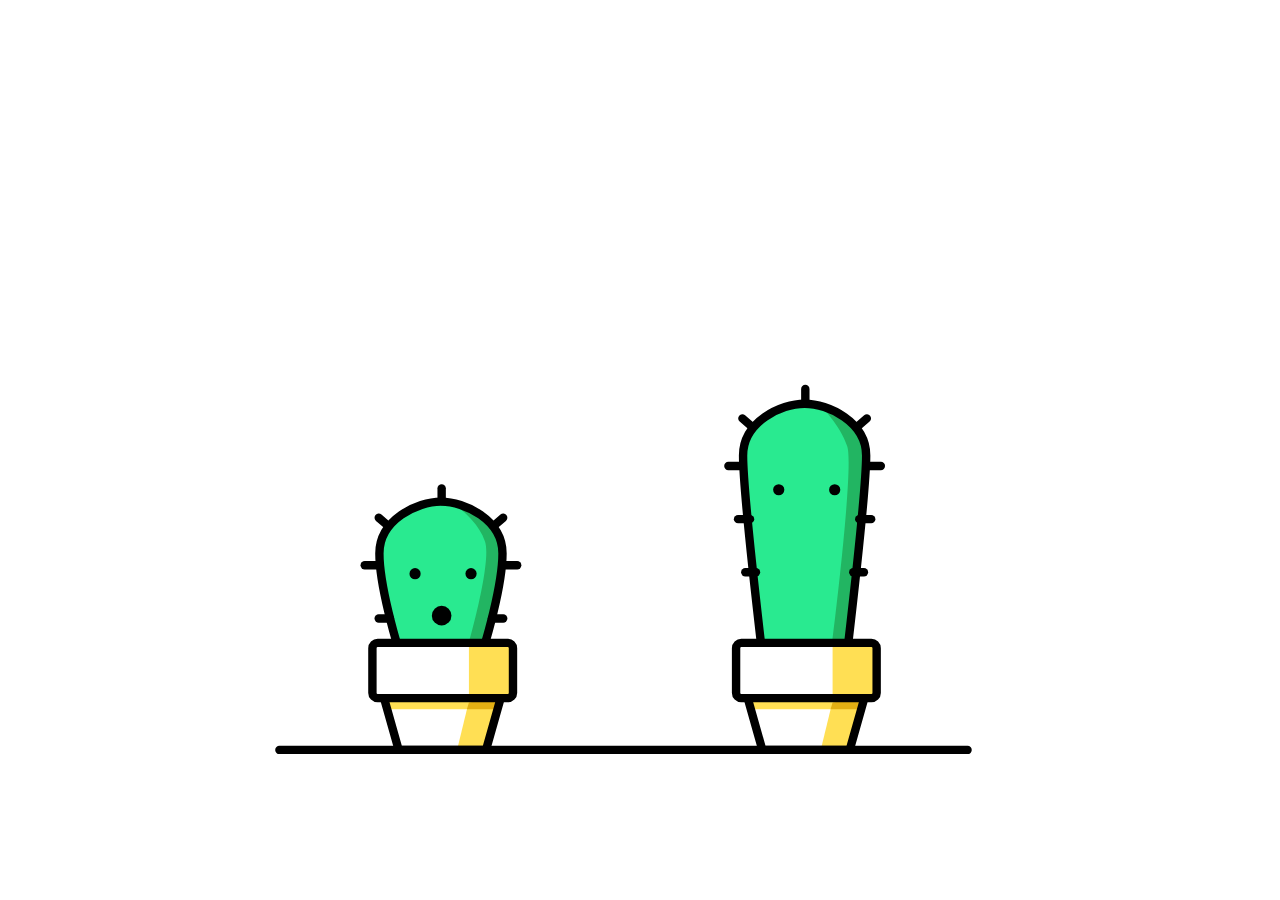
<file: animacao-cactos/index.html>
<!DOCTYPE html>
<html>
<head>
  <title></title>
  <link rel="stylesheet" type="text/css" href="style.css">
</head>
<body>

  <div>
    
    <svg viewBox="0 0 833 637">
      <g id="dir-cacto">
        <g id="dir-corpo" class="cresce cacto-corpo">
          <path d="M565.5,459.5s13-112,13-136-27-37-44-37-44,13-44,37,13,136,13,136Z" fill="#29ea90"/>
          <path d="M546,288s14,14,19,29-11,142-11,142h11s19-126.33,12-145S546,288,546,288Z" fill="#22b562"/>
          <path d="M565.5,459.5s13-112,13-136-27-37-44-37-44,13-44,37,13,136,13,136Z" fill="none" stroke="#000" stroke-miterlimit="10" stroke-width="6"/>
          <line x1="535" y1="285" x2="535" y2="276" fill="none" stroke="#000" stroke-linecap="round" stroke-linejoin="round" stroke-width="6"/>
          <line x1="572" y1="303" x2="579" y2="297" fill="none" stroke="#000" stroke-linecap="round" stroke-linejoin="round" stroke-width="6"/>
          <line x1="579" y1="331" x2="589" y2="331" fill="none" stroke="#000" stroke-linecap="round" stroke-linejoin="round" stroke-width="6"/>
          <line x1="569.28" y1="407" x2="576.91" y2="407" fill="none" stroke="#000" stroke-linecap="round" stroke-linejoin="round" stroke-width="6"/>
          <line x1="497" y1="303" x2="490" y2="297" fill="none" stroke="#000" stroke-linecap="round" stroke-linejoin="round" stroke-width="6"/>
          <line x1="490" y1="331" x2="480" y2="331" fill="none" stroke="#000" stroke-linecap="round" stroke-linejoin="round" stroke-width="6"/>
          <line x1="499.72" y1="407" x2="492.09" y2="407" fill="none" stroke="#000" stroke-linecap="round" stroke-linejoin="round" stroke-width="6"/>
          <line x1="573.53" y1="369" x2="582.09" y2="369" fill="none" stroke="#000" stroke-linecap="round" stroke-linejoin="round" stroke-width="6"/>
          <line x1="495.47" y1="369" x2="486.91" y2="369" fill="none" stroke="#000" stroke-linecap="round" stroke-linejoin="round" stroke-width="6"/>
          <g id="dir-eyes">
          <circle cx="516" cy="348" r="4"/>
          <circle cx="556" cy="348" r="4"/>
        </g>
      </g>
      <g id="dir-vaso">
        <polygon points="555 497 546 534 567 534 577 497 555 497" fill="#ffdf54"/>
        <polygon points="574 505 496 505 494 497 575.5 497 574 505" fill="#ffdf54"/>
        <polygon points="554.5 500.13 553.05 505 574 505 576 497 554.5 500.13" fill="#e2af13"/>
        <path d="M574.07,497l-9.61,34H506.54l-9.61-34h77.14m7.93-6H489l13,46h67l13-46Z"/>
        <rect x="485.5" y="457.5" width="100.5" height="39.5" rx="3.75" ry="3.75" fill="#fff"/>
        <path d="M554.5,457.5h27.75a3.75,3.75,0,0,1,3.75,3.75v32a3.75,3.75,0,0,1-3.75,3.75H554.5a0,0,0,0,1,0,0V457.5A0,0,0,0,1,554.5,457.5Z" fill="#ffdf54"/>
        <rect x="485.5" y="457.5" width="100.5" height="39.5" rx="3.75" ry="3.75" fill="none" stroke="#000" stroke-miterlimit="10" stroke-width="6"/>
      </g>
    </g>
  <g id="esq-cacto">
    <g id="esq-corpo" class="cresce cacto-corpo">
      <path d="M305.5,459.5s13-42,13-66-27-37-44-37-44,13-44,37,13,66,13,66Z" fill="#29ea90"/>
      <path d="M286,360s15,10,20,25-12,74-12,74h11s19-57.67,12-76.33S286,360,286,360Z" fill="#22b562"/>
      <path d="M305.5,459.5s13-42,13-66-27-37-44-37-44,13-44,37,13,66,13,66Z" fill="none" stroke="#000" stroke-miterlimit="10" stroke-width="6"/>
      <line x1="275" y1="356" x2="275" y2="347" fill="none" stroke="#000" stroke-linecap="round" stroke-linejoin="round" stroke-width="6"/>
      <line x1="312" y1="374" x2="319" y2="368" fill="none" stroke="#000" stroke-linecap="round" stroke-linejoin="round" stroke-width="6"/>
      <line x1="319" y1="402" x2="329" y2="402" fill="none" stroke="#000" stroke-linecap="round" stroke-linejoin="round" stroke-width="6"/>
      <line x1="311" y1="440" x2="319" y2="440" fill="none" stroke="#000" stroke-linecap="round" stroke-linejoin="round" stroke-width="6"/>
      <line x1="237" y1="374" x2="230" y2="368" fill="none" stroke="#000" stroke-linecap="round" stroke-linejoin="round" stroke-width="6"/>
      <line x1="230" y1="402" x2="220" y2="402" fill="none" stroke="#000" stroke-linecap="round" stroke-linejoin="round" stroke-width="6"/>
      <line x1="238" y1="440" x2="230" y2="440" fill="none" stroke="#000" stroke-linecap="round" stroke-linejoin="round" stroke-width="6"/>
      <g id="esq-eyes">
        <circle cx="256" cy="408" r="4"/>
        <circle cx="296" cy="408" r="4"/>
      </g>
      <circle id="esq-mouth" cx="275" cy="438" r="7"/>
    </g>
    <g id="esq-vaso">
      <polygon points="295 497 286 534 307 534 317 497 295 497" fill="#ffdf54"/>
      <polygon points="314 505 236 505 234 497 315.5 497 314 505" fill="#ffdf54"/>
      <polygon points="294.5 500.13 293.05 505 314 505 316 497 294.5 500.13" fill="#e2af13"/>
      <path d="M314.07,497l-9.61,34H246.54l-9.61-34h77.14m7.93-6H229l13,46h67l13-46Z"/>
      <rect x="225.5" y="457.5" width="100.5" height="39.5" rx="3.75" ry="3.75" fill="#fff"/>
      <path d="M294.5,457.5h27.75a3.75,3.75,0,0,1,3.75,3.75v32a3.75,3.75,0,0,1-3.75,3.75H294.5a0,0,0,0,1,0,0V457.5A0,0,0,0,1,294.5,457.5Z" fill="#ffdf54"/>
      <rect x="225.5" y="457.5" width="100.5" height="39.5" rx="3.75" ry="3.75" fill="none" stroke="#000" stroke-miterlimit="10" stroke-width="6"/>
    </g>
  </g>
  <line id="line" x1="159" y1="534" x2="651" y2="534" fill="none" stroke="#000" stroke-linecap="round" stroke-miterlimit="10" stroke-width="6"/>
</svg>


  </div>

  <script type="text/javascript" src="script.js"></script>

</body>
</html>
</file>
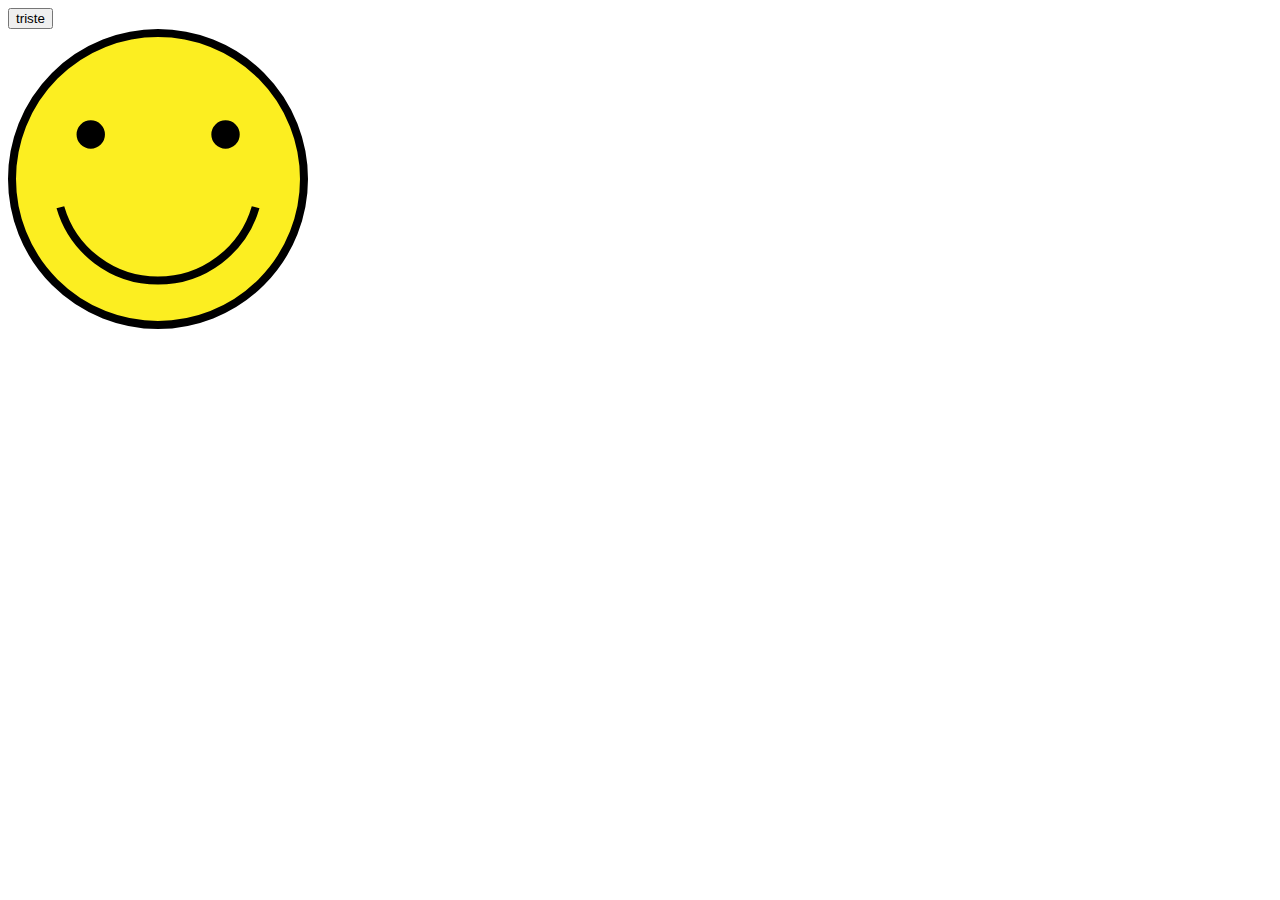
<file: boneco-palito/index.html>
<!DOCTYPE html>
<html>
<head>
  <title></title>
  <link rel="stylesheet" type="text/css" href="style.css">
</head>
<body>

  <form>
    <button id="btn-animo">triste</button>
  </form>

  <div>

    <svg id="grupo" data-name="Layer 1" viewBox="0 0 187.16 187.16" width="300" height="300">
      <circle id="rosto" class="feliz" cx="93.58" cy="93.58" r="91.08" stroke="#000" stroke-miterlimit="10" stroke-width="5"/>
      <path id="boca" class="boca-feliz" d="M182.12,116 A63.42,63.42,0,0,1,60.3,116" transform="translate(-27.63 -4.8)" fill="none" stroke="#000" stroke-miterlimit="10" stroke-width="5"/>
      <path id="olho-esq" d="M 42.77, 65.78 a 8.86,8.86 0 1,0 17.72,0 a 8.86,8.86 0 1,0 -17.72,0"/>
      <path id="olho-dir" d="M 126.85, 65.78 a 8.86,8.86 0 1,0 17.72,0 a 8.86,8.86 0 1,0 -17.72,0"/>
    </svg>

  </div>

  <script type="text/javascript" src="script.js"></script>
</body>
</html>


<!-- <path
    d="
      M (CX - R), CY
      a R,R 0 1,0 (R * 2),0
      a R,R 0 1,0 -(R * 2),0
    "
/>
 -->
</file>
<file: animacao-cactos/style.css>
html, body {
  height: 100%;
}

body {
  margin: 0;
  display: flex;
  justify-content: center;
  align-items: center;
}

svg {
  height: 99vh;
}

.cresce {
  transform-origin:  0 500px;
  animation: cresce-animacao 1s ease-out;
}

@keyframes cresce-animacao {
  0% {
    transform: scaleY(0);
  }
  100% {
    transform: scaleY(1);
  }
}

.dancinha:hover {
  transform-origin: bottom center;
  animation: dancinha-animacao 2s ease-in-out infinite;
}

@keyframes dancinha-animacao {
  0% {transform: rotateX(20deg);}
  25% {transform: rotateX(-20deg);}
  50% {transform: rotateX(30deg);}
  75% {transform: rotateX(-15deg);}
  90% {transform: rotateX(0deg);}
  100% {transform: rotateX(20deg);}
}
</file>
<file: boneco-palito/style.css>
#grupo {
  position: relative;
}

.feliz{
  animation: feliz 0.2s ease-out 1;
  fill: #fcee21;
}

.triste{
  animation: triste 0.2s ease-out 1;
  fill: #da2801;
}

.boca-triste {
  transform: rotate(180deg) translate(-213px, -255px);
}


@keyframes triste {
  to {
    fill: #da2801;
  }
  from {
    fill: #fcee21;    
  }
}

@keyframes feliz {
  to {
    fill: #fcee21;
  }
  from {
    fill: #da2801;    
  }
}

/*@keyframes boca-triste {
  to {
  transform: rotate(180deg);
  transform-origin: 0 0;
  }
}
*/
</file>
